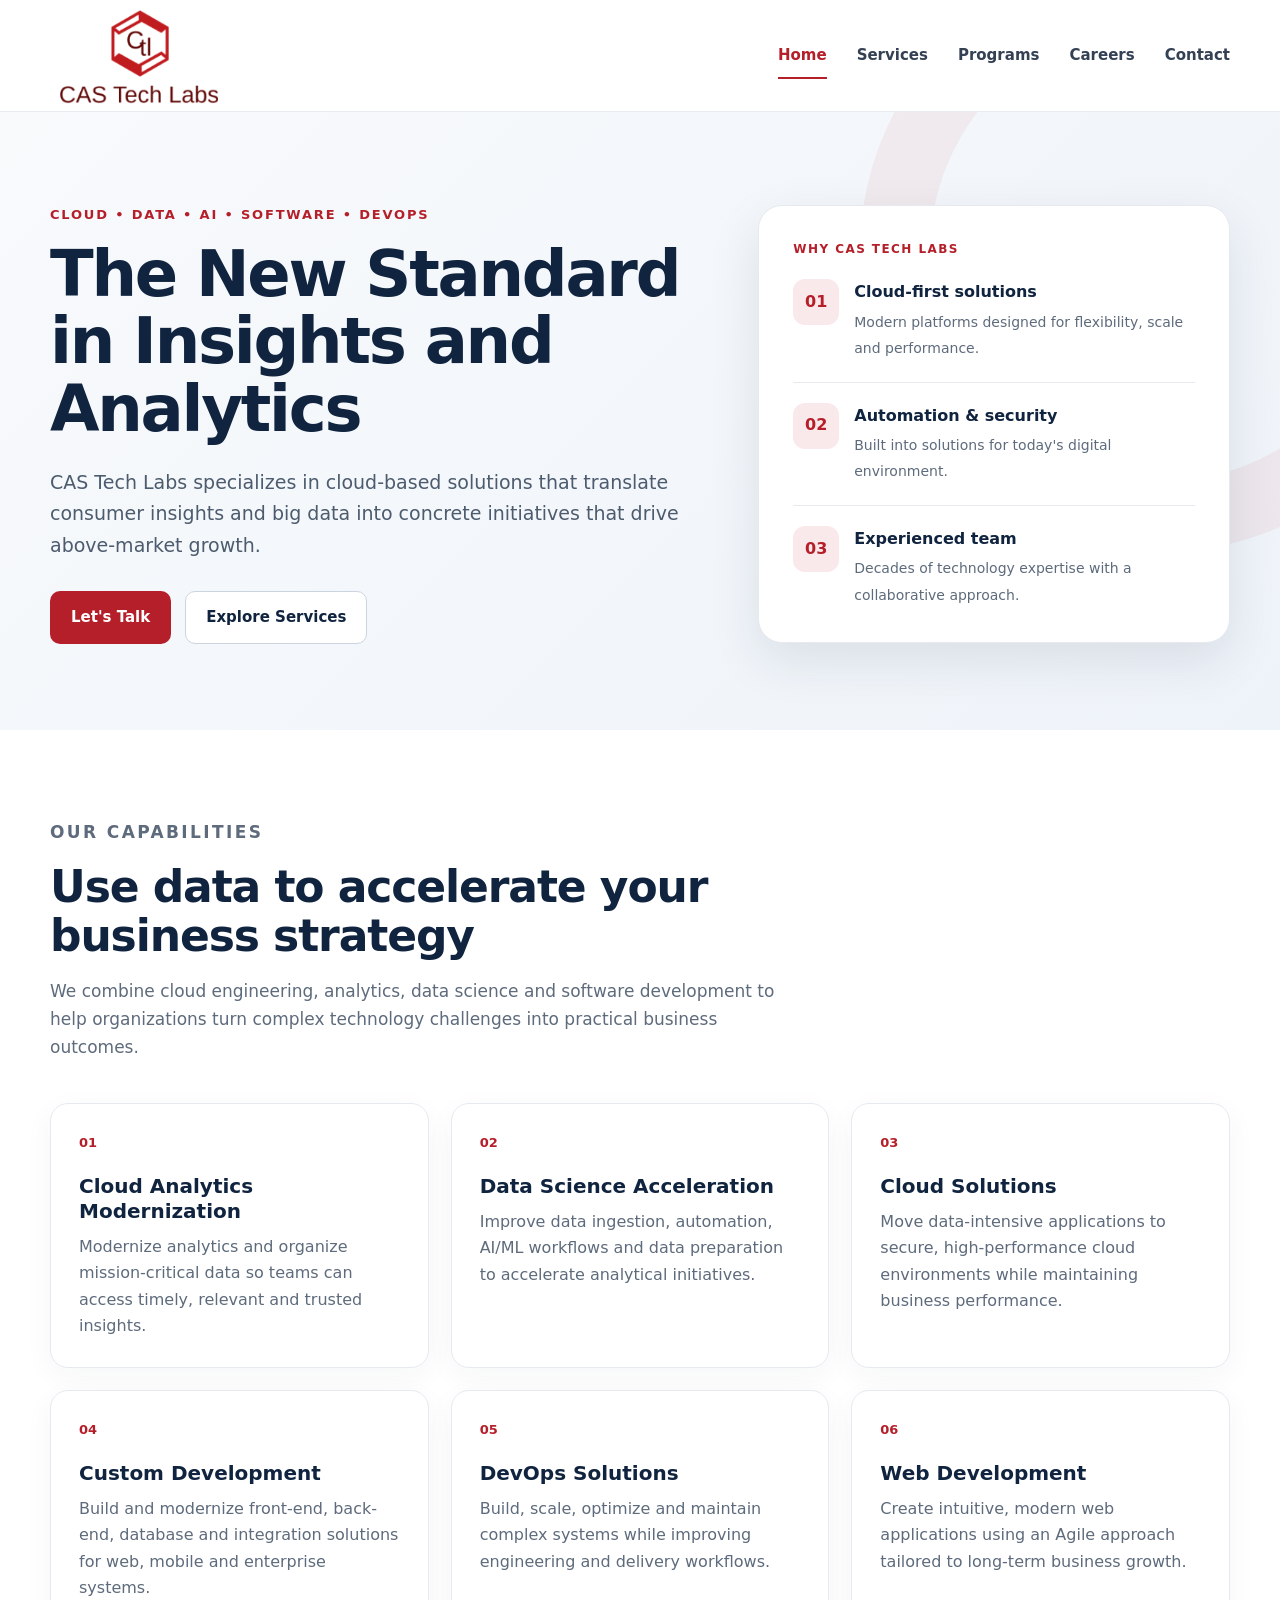
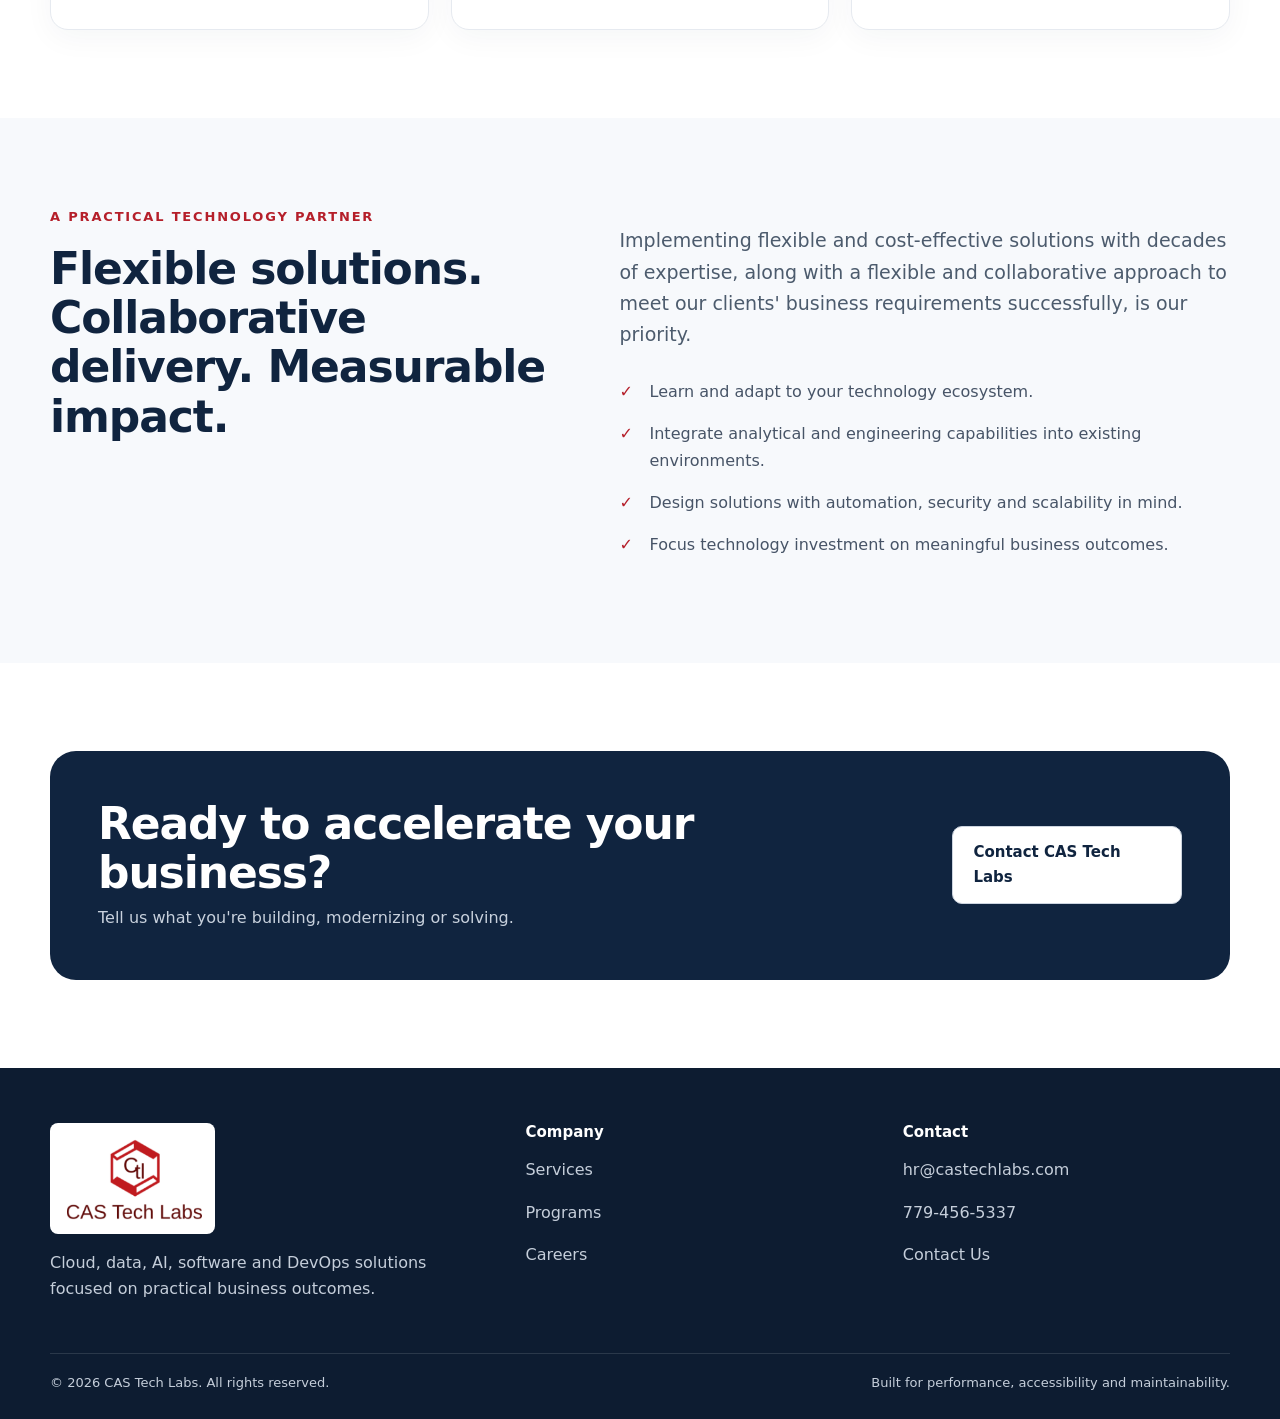
<file: index.html>
<!doctype html>
<html lang="en">
<head>
<meta charset="utf-8">
<meta name="viewport" content="width=device-width,initial-scale=1">
<title>CAS Tech Labs | Cloud, Data, AI & Software Solutions</title>
<meta name="description" content="CAS Tech Labs delivers cloud, data, AI, DevOps and custom software solutions that turn insights into business value.">
<meta name="theme-color" content="#10243f">
<link rel="icon" href="/assets/favicon.png" type="image/png">
<link rel="canonical" href="https://www.castechlabs.com/">
<link rel="stylesheet" href="/css/style.css">
</head>
<body>
<header class="site-header">
  <div class="container nav">
    <a class="brand" href="/" aria-label="CAS Tech Labs home"><img src="/assets/CASLogo.PNG" alt="CAS Tech Labs"></a>
    <button class="menu-btn" aria-label="Open menu" aria-expanded="false">☰</button>
    <nav class="nav-links" aria-label="Primary navigation"><a class="active" href="/">Home</a><a href="/services">Services</a><a href="/programs">Programs</a><a href="/careers">Careers</a><a href="/contact">Contact</a></nav>
  </div>
</header>
<main>
<section class="hero">
  <div class="container hero-grid">
    <div>
      <p class="eyebrow">Cloud • Data • AI • Software • DevOps</p>
      <h1>The New Standard in Insights and Analytics</h1>
      <p class="lead">CAS Tech Labs specializes in cloud-based solutions that translate consumer insights and big data into concrete initiatives that drive above-market growth.</p>
      <div class="hero-actions">
        <a class="btn btn-primary" href="/contact">Let's Talk</a>
        <a class="btn btn-secondary" href="/services">Explore Services</a>
      </div>
    </div>
    <div class="hero-panel">
      <div class="mini-label">Why CAS Tech Labs</div>
      <div class="metric"><div class="metric-icon">01</div><div><strong>Cloud-first solutions</strong><span>Modern platforms designed for flexibility, scale and performance.</span></div></div>
      <div class="metric"><div class="metric-icon">02</div><div><strong>Automation & security</strong><span>Built into solutions for today's digital environment.</span></div></div>
      <div class="metric"><div class="metric-icon">03</div><div><strong>Experienced team</strong><span>Decades of technology expertise with a collaborative approach.</span></div></div>
    </div>
  </div>
</section>

<section class="section">
  <div class="container">
    <div class="section-head">
      <p class="eyebrow">Our capabilities</p>
      <h2>Use data to accelerate your business strategy</h2>
      <p>We combine cloud engineering, analytics, data science and software development to help organizations turn complex technology challenges into practical business outcomes.</p>
    </div>
    <div class="cards">
      <article class="card"><div class="card-number">01</div><h3>Cloud Analytics Modernization</h3><p>Modernize analytics and organize mission-critical data so teams can access timely, relevant and trusted insights.</p></article>
      <article class="card"><div class="card-number">02</div><h3>Data Science Acceleration</h3><p>Improve data ingestion, automation, AI/ML workflows and data preparation to accelerate analytical initiatives.</p></article>
      <article class="card"><div class="card-number">03</div><h3>Cloud Solutions</h3><p>Move data-intensive applications to secure, high-performance cloud environments while maintaining business performance.</p></article>
      <article class="card"><div class="card-number">04</div><h3>Custom Development</h3><p>Build and modernize front-end, back-end, database and integration solutions for web, mobile and enterprise systems.</p></article>
      <article class="card"><div class="card-number">05</div><h3>DevOps Solutions</h3><p>Build, scale, optimize and maintain complex systems while improving engineering and delivery workflows.</p></article>
      <article class="card"><div class="card-number">06</div><h3>Web Development</h3><p>Create intuitive, modern web applications using an Agile approach tailored to long-term business growth.</p></article>
    </div>
  </div>
</section>

<section class="section section-alt">
  <div class="container feature-grid">
    <div>
      <p class="eyebrow">A practical technology partner</p>
      <h2>Flexible solutions. Collaborative delivery. Measurable impact.</h2>
    </div>
    <div>
      <p class="lead">Implementing flexible and cost-effective solutions with decades of expertise, along with a flexible and collaborative approach to meet our clients' business requirements successfully, is our priority.</p>
      <ul class="check-list">
        <li>Learn and adapt to your technology ecosystem.</li>
        <li>Integrate analytical and engineering capabilities into existing environments.</li>
        <li>Design solutions with automation, security and scalability in mind.</li>
        <li>Focus technology investment on meaningful business outcomes.</li>
      </ul>
    </div>
  </div>
</section>

<section class="section">
  <div class="container">
    <div class="cta">
      <div><h2>Ready to accelerate your business?</h2><p>Tell us what you're building, modernizing or solving.</p></div>
      <a class="btn btn-secondary" href="/contact">Contact CAS Tech Labs</a>
    </div>
  </div>
</section>
</main>
<footer class="footer">
  <div class="container">
    <div class="footer-grid">
      <div><img src="/assets/CASLogo.PNG" alt="CAS Tech Labs"><p>Cloud, data, AI, software and DevOps solutions focused on practical business outcomes.</p></div>
      <div><h3>Company</h3><p><a href="/services">Services</a></p><p><a href="/programs">Programs</a></p><p><a href="/careers">Careers</a></p></div>
      <div><h3>Contact</h3><p><a href="mailto:hr@castechlabs.com">hr@castechlabs.com</a></p><p><a href="tel:+17794565337">779-456-5337</a></p><p><a href="/contact">Contact Us</a></p></div>
    </div>
    <div class="footer-bottom"><span>© 2026 CAS Tech Labs. All rights reserved.</span><span>Built for performance, accessibility and maintainability.</span></div>
  </div>
</footer>
<script src="/js/main.js" defer></script>
</body>
</html>
</file>
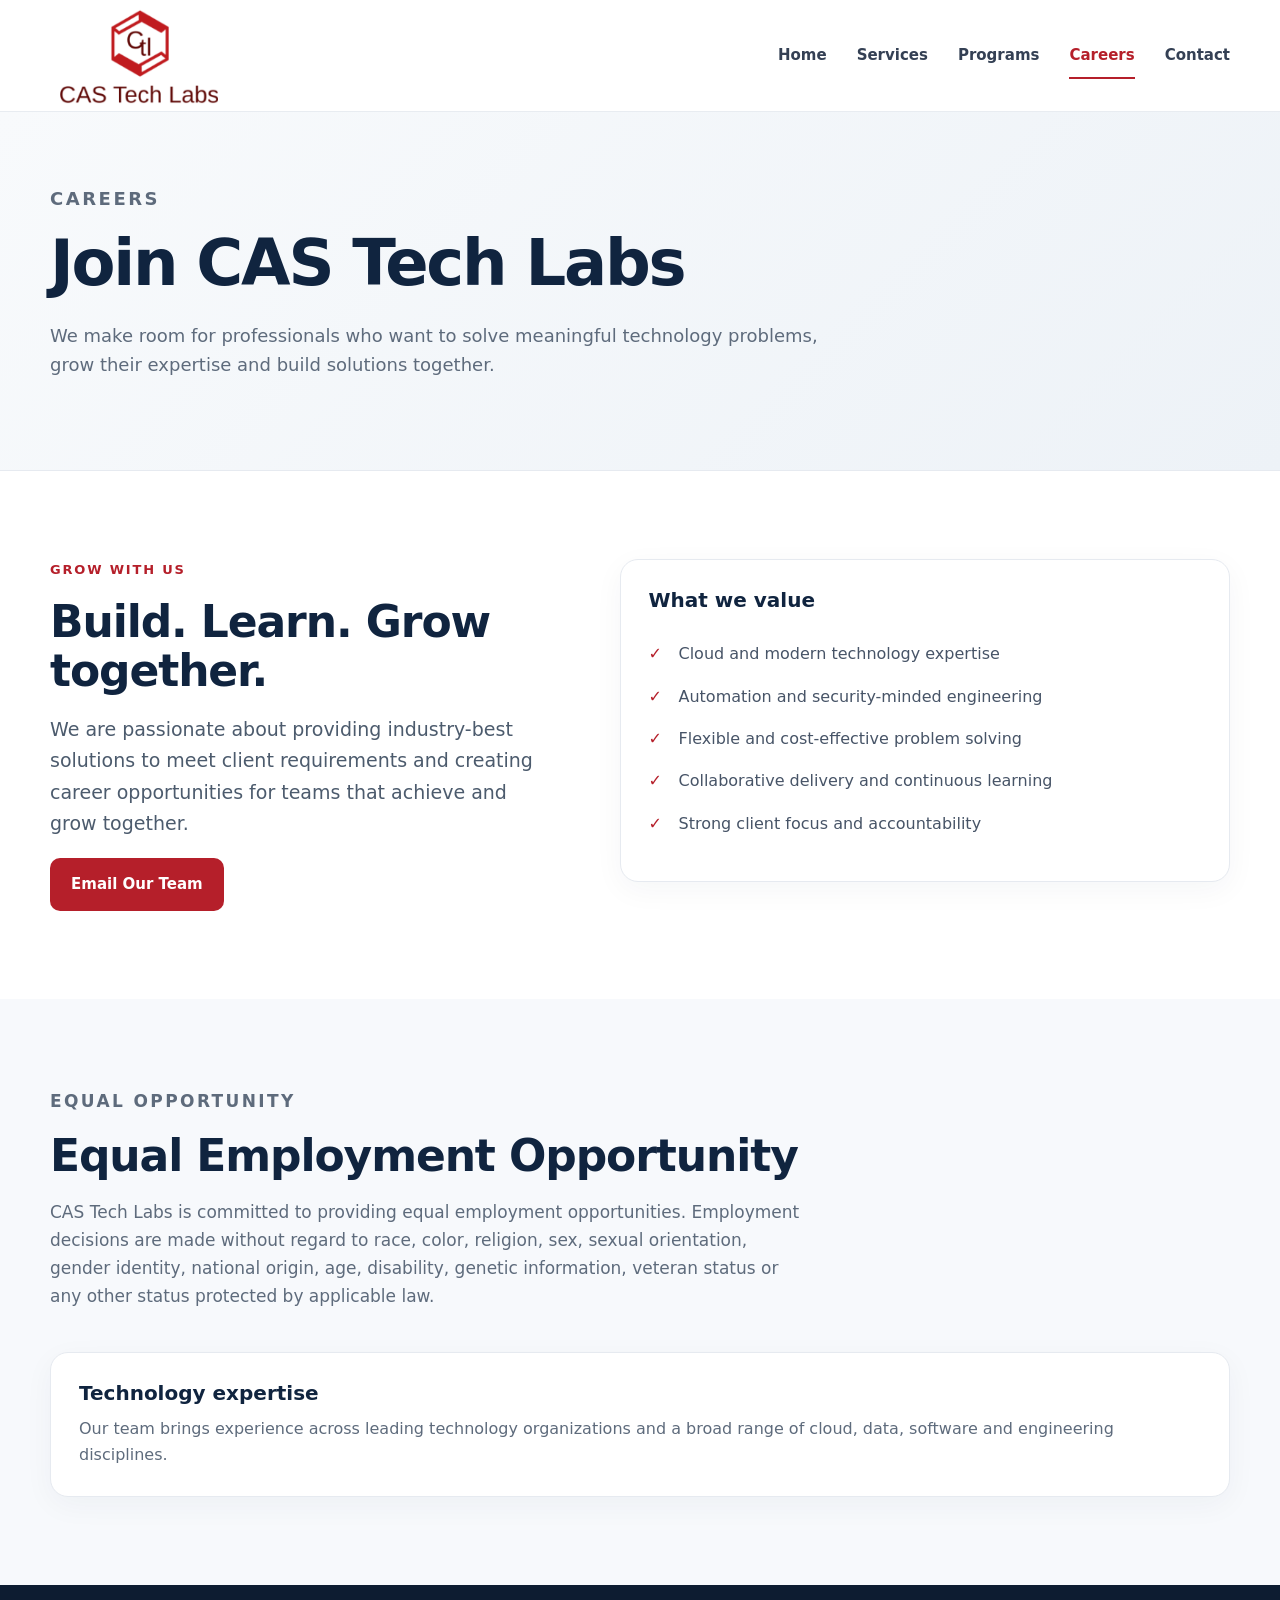
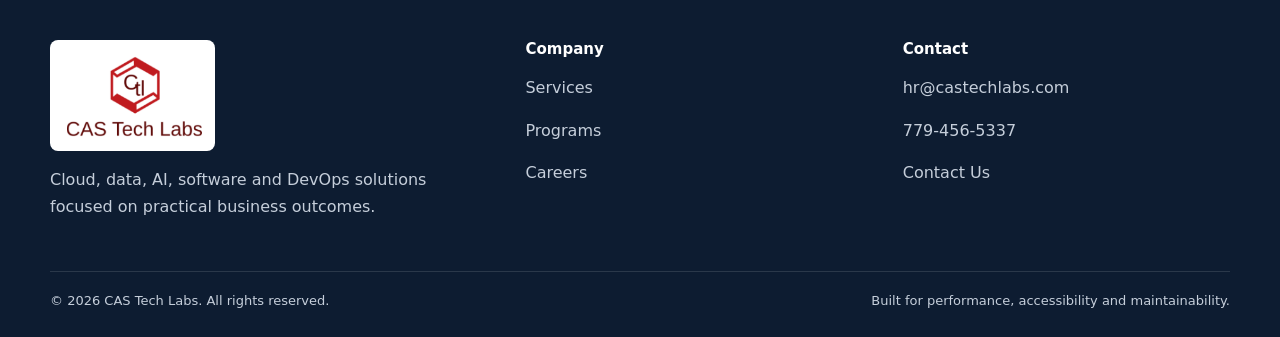
<file: careers.html>
<!doctype html>
<html lang="en">
<head>
<meta charset="utf-8">
<meta name="viewport" content="width=device-width,initial-scale=1">
<title>Careers | CAS Tech Labs</title>
<meta name="description" content="Explore career opportunities with CAS Tech Labs and join a collaborative technology team focused on cloud, data and software solutions.">
<meta name="theme-color" content="#10243f">
<link rel="icon" href="/assets/favicon.png" type="image/png">
<link rel="canonical" href="https://www.castechlabs.com/careers">
<link rel="stylesheet" href="/css/style.css">
</head>
<body>
<header class="site-header">
  <div class="container nav">
    <a class="brand" href="/" aria-label="CAS Tech Labs home"><img src="/assets/CASLogo.PNG" alt="CAS Tech Labs"></a>
    <button class="menu-btn" aria-label="Open menu" aria-expanded="false">☰</button>
    <nav class="nav-links" aria-label="Primary navigation"><a href="/">Home</a><a href="/services">Services</a><a href="/programs">Programs</a><a class="active" href="/careers">Careers</a><a href="/contact">Contact</a></nav>
  </div>
</header>
<main>
<section class="page-hero"><div class="container"><p class="eyebrow">Careers</p><h1>Join CAS Tech Labs</h1><p>We make room for professionals who want to solve meaningful technology problems, grow their expertise and build solutions together.</p></div></section>
<section class="section"><div class="container feature-grid">
  <div><p class="eyebrow">Grow with us</p><h2>Build. Learn. Grow together.</h2><p class="lead">We are passionate about providing industry-best solutions to meet client requirements and creating career opportunities for teams that achieve and grow together.</p><a class="btn btn-primary" href="mailto:hr@castechlabs.com">Email Our Team</a></div>
  <div class="card"><h3>What we value</h3><ul class="check-list"><li>Cloud and modern technology expertise</li><li>Automation and security-minded engineering</li><li>Flexible and cost-effective problem solving</li><li>Collaborative delivery and continuous learning</li><li>Strong client focus and accountability</li></ul></div>
</div></section>
<section class="section section-alt"><div class="container">
  <div class="section-head"><p class="eyebrow">Equal opportunity</p><h2>Equal Employment Opportunity</h2><p>CAS Tech Labs is committed to providing equal employment opportunities. Employment decisions are made without regard to race, color, religion, sex, sexual orientation, gender identity, national origin, age, disability, genetic information, veteran status or any other status protected by applicable law.</p></div>
  <div class="card"><h3>Technology expertise</h3><p>Our team brings experience across leading technology organizations and a broad range of cloud, data, software and engineering disciplines.</p></div>
</div></section>
</main>
<footer class="footer">
  <div class="container">
    <div class="footer-grid">
      <div><img src="/assets/CASLogo.PNG" alt="CAS Tech Labs"><p>Cloud, data, AI, software and DevOps solutions focused on practical business outcomes.</p></div>
      <div><h3>Company</h3><p><a href="/services">Services</a></p><p><a href="/programs">Programs</a></p><p><a href="/careers">Careers</a></p></div>
      <div><h3>Contact</h3><p><a href="mailto:hr@castechlabs.com">hr@castechlabs.com</a></p><p><a href="tel:+17794565337">779-456-5337</a></p><p><a href="/contact">Contact Us</a></p></div>
    </div>
    <div class="footer-bottom"><span>© 2026 CAS Tech Labs. All rights reserved.</span><span>Built for performance, accessibility and maintainability.</span></div>
  </div>
</footer>
<script src="/js/main.js" defer></script>
</body>
</html>
</file>
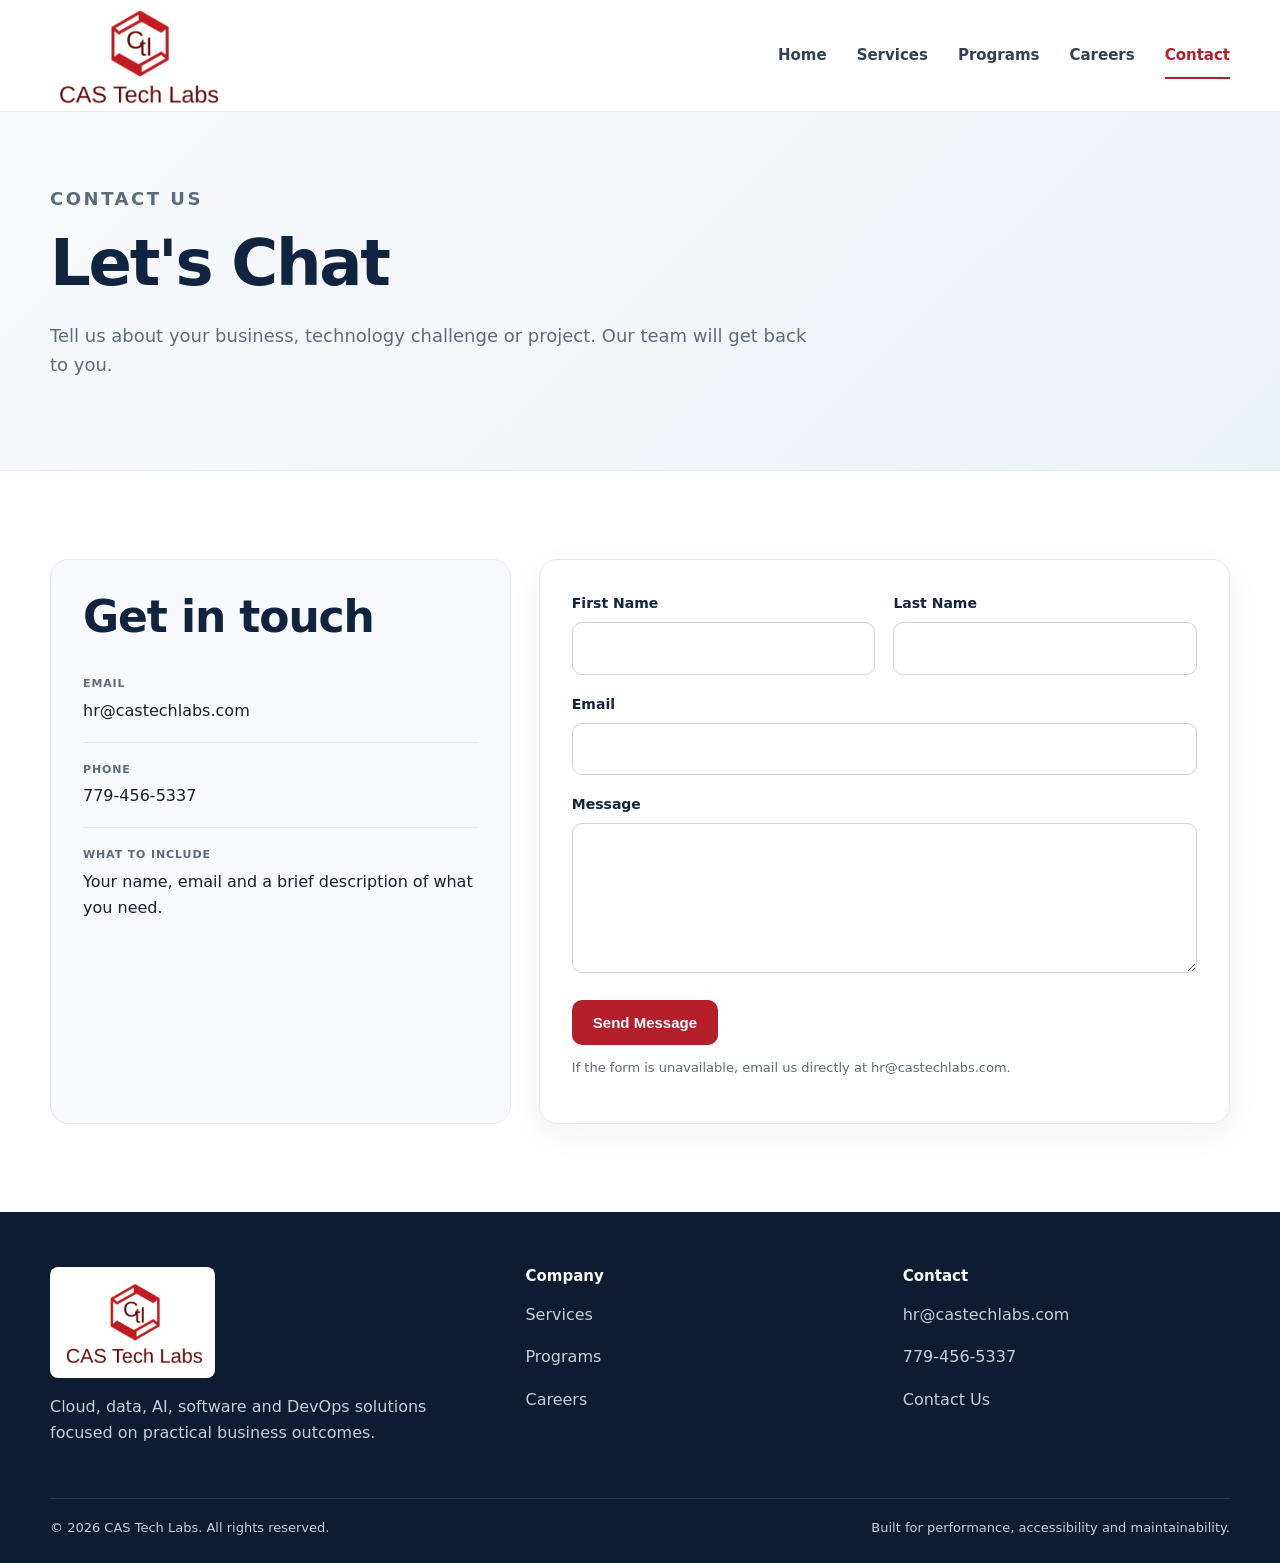
<file: contact.html>
<!doctype html>
<html lang="en">
<head>
<meta charset="utf-8">
<meta name="viewport" content="width=device-width,initial-scale=1">
<title>Contact | CAS Tech Labs</title>
<meta name="description" content="Contact CAS Tech Labs for cloud, data, AI, DevOps, custom software and technology solutions.">
<meta name="theme-color" content="#10243f">
<link rel="icon" href="/assets/favicon.png" type="image/png">
<link rel="canonical" href="https://www.castechlabs.com/contact">
<link rel="stylesheet" href="/css/style.css">
</head>
<body>
<header class="site-header">
  <div class="container nav">
    <a class="brand" href="/" aria-label="CAS Tech Labs home"><img src="/assets/CASLogo.PNG" alt="CAS Tech Labs"></a>
    <button class="menu-btn" aria-label="Open menu" aria-expanded="false">☰</button>
    <nav class="nav-links" aria-label="Primary navigation"><a href="/">Home</a><a href="/services">Services</a><a href="/programs">Programs</a><a href="/careers">Careers</a><a class="active" href="/contact">Contact</a></nav>
  </div>
</header>
<main>
<section class="page-hero"><div class="container"><p class="eyebrow">Contact Us</p><h1>Let's Chat</h1><p>Tell us about your business, technology challenge or project. Our team will get back to you.</p></div></section>
<section class="section"><div class="container contact-grid">
  <aside class="contact-card">
    <h2>Get in touch</h2>
    <div class="contact-item"><small>Email</small><a href="mailto:hr@castechlabs.com">hr@castechlabs.com</a></div>
    <div class="contact-item"><small>Phone</small><a href="tel:+17794565337">779-456-5337</a></div>
    <div class="contact-item"><small>What to include</small><span>Your name, email and a brief description of what you need.</span></div>
  </aside>
  <form class="form" id="contact-form">
    <div class="form-grid">
      <div class="field"><label for="firstName">First Name</label><input id="firstName" name="firstName" required autocomplete="given-name"></div>
      <div class="field"><label for="lastName">Last Name</label><input id="lastName" name="lastName" required autocomplete="family-name"></div>
    </div>
    <div class="field"><label for="email">Email</label><input id="email" name="email" type="email" required autocomplete="email"></div>
    <div class="field"><label for="message">Message</label><textarea id="message" name="message" required></textarea></div>
    <button class="btn btn-primary" type="submit">Send Message</button>
    <div id="form-status" class="status" role="status" aria-live="polite"></div>
    <p class="form-note">If the form is unavailable, email us directly at hr@castechlabs.com.</p>
  </form>
</div></section>
</main>
<footer class="footer">
  <div class="container">
    <div class="footer-grid">
      <div><img src="/assets/CASLogo.PNG" alt="CAS Tech Labs"><p>Cloud, data, AI, software and DevOps solutions focused on practical business outcomes.</p></div>
      <div><h3>Company</h3><p><a href="/services">Services</a></p><p><a href="/programs">Programs</a></p><p><a href="/careers">Careers</a></p></div>
      <div><h3>Contact</h3><p><a href="mailto:hr@castechlabs.com">hr@castechlabs.com</a></p><p><a href="tel:+17794565337">779-456-5337</a></p><p><a href="/contact">Contact Us</a></p></div>
    </div>
    <div class="footer-bottom"><span>© 2026 CAS Tech Labs. All rights reserved.</span><span>Built for performance, accessibility and maintainability.</span></div>
  </div>
</footer>
<script src="/js/main.js" defer></script>
</body>
</html>
</file>
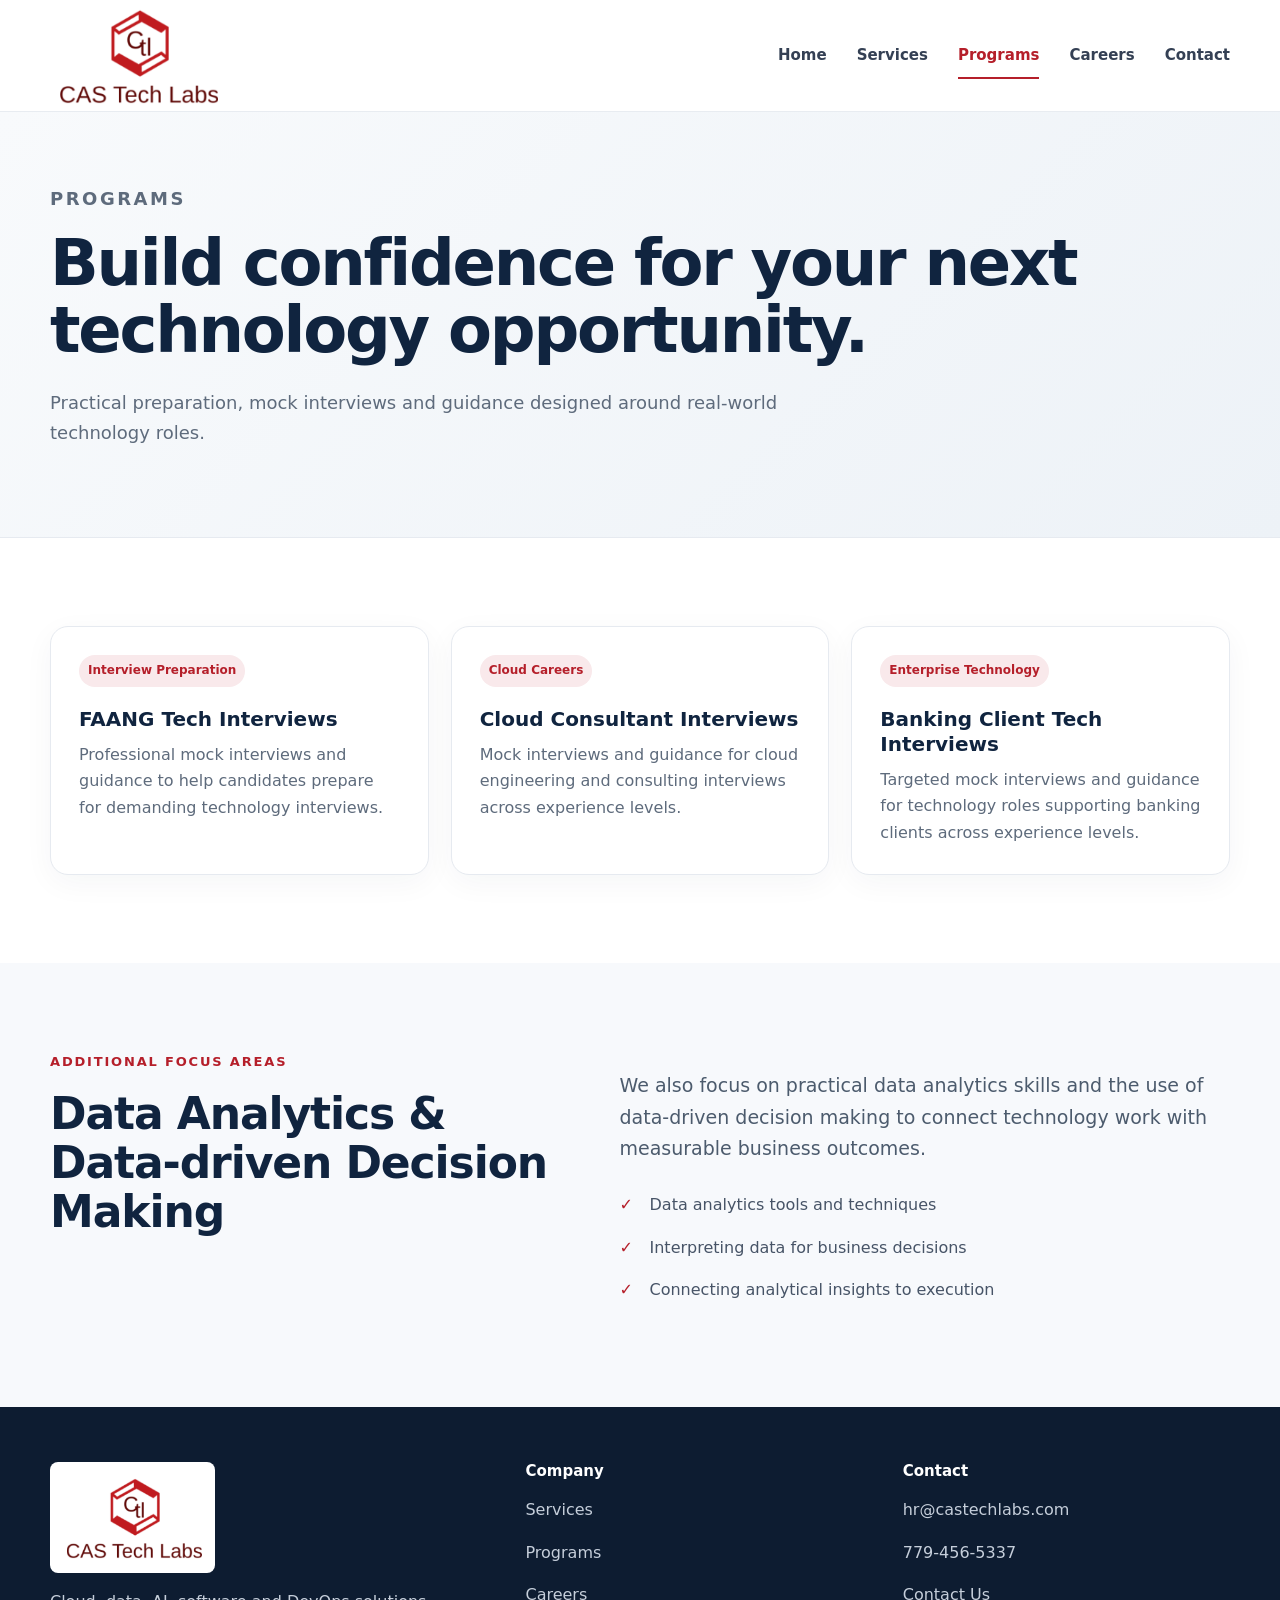
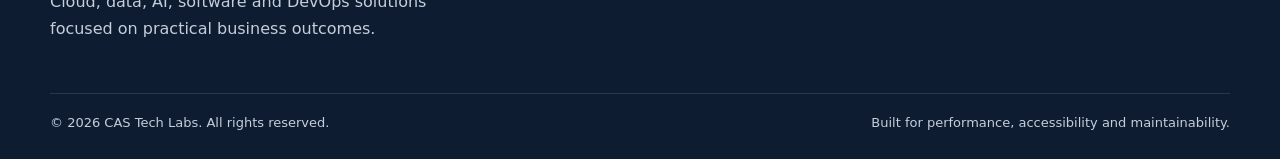
<file: programs.html>
<!doctype html>
<html lang="en">
<head>
<meta charset="utf-8">
<meta name="viewport" content="width=device-width,initial-scale=1">
<title>Programs | CAS Tech Labs</title>
<meta name="description" content="CAS Tech Labs technology interview preparation and professional programs for FAANG, cloud consultant and banking client interviews.">
<meta name="theme-color" content="#10243f">
<link rel="icon" href="/assets/favicon.png" type="image/png">
<link rel="canonical" href="https://www.castechlabs.com/programs">
<link rel="stylesheet" href="/css/style.css">
</head>
<body>
<header class="site-header">
  <div class="container nav">
    <a class="brand" href="/" aria-label="CAS Tech Labs home"><img src="/assets/CASLogo.PNG" alt="CAS Tech Labs"></a>
    <button class="menu-btn" aria-label="Open menu" aria-expanded="false">☰</button>
    <nav class="nav-links" aria-label="Primary navigation"><a href="/">Home</a><a href="/services">Services</a><a class="active" href="/programs">Programs</a><a href="/careers">Careers</a><a href="/contact">Contact</a></nav>
  </div>
</header>
<main>
<section class="page-hero"><div class="container"><p class="eyebrow">Programs</p><h1>Build confidence for your next technology opportunity.</h1><p>Practical preparation, mock interviews and guidance designed around real-world technology roles.</p></div></section>
<section class="section"><div class="container">
  <div class="program-grid">
    <article class="card program"><span class="tag">Interview Preparation</span><h3>FAANG Tech Interviews</h3><p>Professional mock interviews and guidance to help candidates prepare for demanding technology interviews.</p></article>
    <article class="card program"><span class="tag">Cloud Careers</span><h3>Cloud Consultant Interviews</h3><p>Mock interviews and guidance for cloud engineering and consulting interviews across experience levels.</p></article>
    <article class="card program"><span class="tag">Enterprise Technology</span><h3>Banking Client Tech Interviews</h3><p>Targeted mock interviews and guidance for technology roles supporting banking clients across experience levels.</p></article>
  </div>
</div></section>
<section class="section section-alt"><div class="container feature-grid">
  <div><p class="eyebrow">Additional focus areas</p><h2>Data Analytics & Data-driven Decision Making</h2></div>
  <div><p class="lead">We also focus on practical data analytics skills and the use of data-driven decision making to connect technology work with measurable business outcomes.</p><ul class="check-list"><li>Data analytics tools and techniques</li><li>Interpreting data for business decisions</li><li>Connecting analytical insights to execution</li></ul></div>
</div></section>
</main>
<footer class="footer">
  <div class="container">
    <div class="footer-grid">
      <div><img src="/assets/CASLogo.PNG" alt="CAS Tech Labs"><p>Cloud, data, AI, software and DevOps solutions focused on practical business outcomes.</p></div>
      <div><h3>Company</h3><p><a href="/services">Services</a></p><p><a href="/programs">Programs</a></p><p><a href="/careers">Careers</a></p></div>
      <div><h3>Contact</h3><p><a href="mailto:hr@castechlabs.com">hr@castechlabs.com</a></p><p><a href="tel:+17794565337">779-456-5337</a></p><p><a href="/contact">Contact Us</a></p></div>
    </div>
    <div class="footer-bottom"><span>© 2026 CAS Tech Labs. All rights reserved.</span><span>Built for performance, accessibility and maintainability.</span></div>
  </div>
</footer>
<script src="/js/main.js" defer></script>
</body>
</html>
</file>
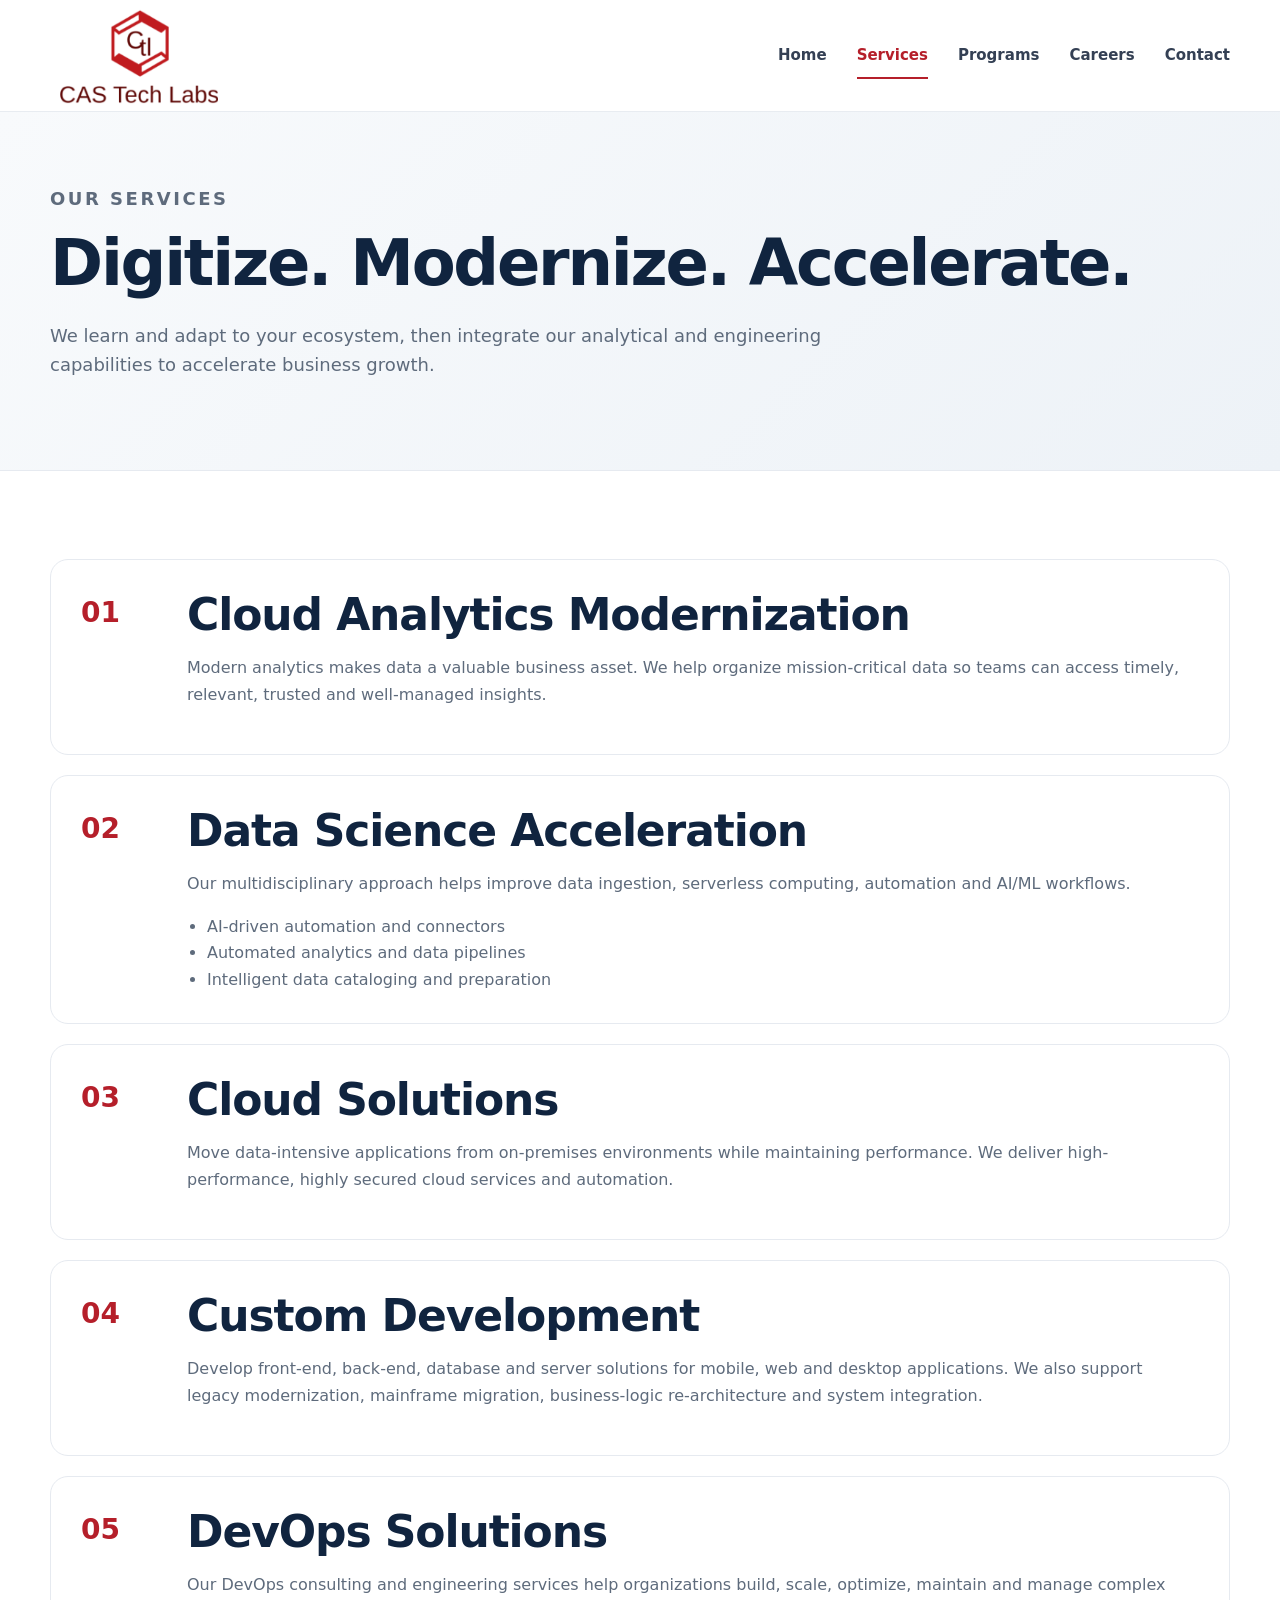
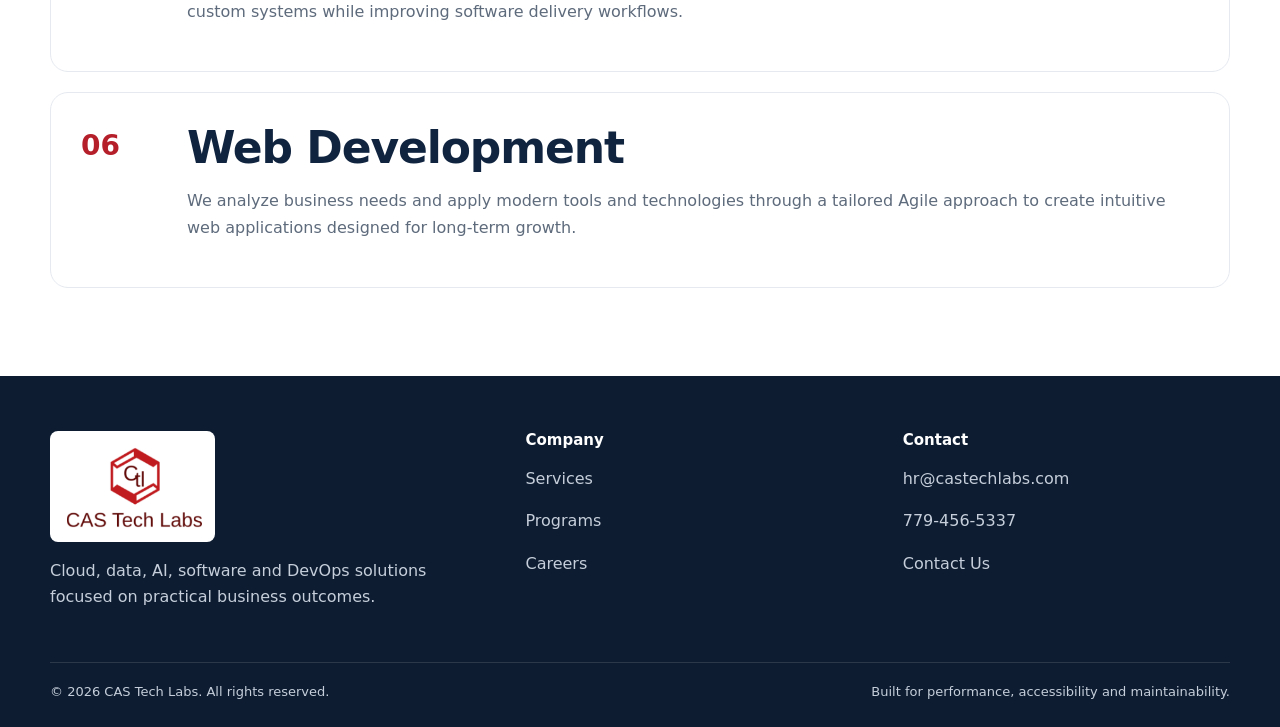
<file: services.html>
<!doctype html>
<html lang="en">
<head>
<meta charset="utf-8">
<meta name="viewport" content="width=device-width,initial-scale=1">
<title>Services | CAS Tech Labs</title>
<meta name="description" content="Explore CAS Tech Labs services across cloud analytics modernization, data science, cloud solutions, custom development, DevOps and web development.">
<meta name="theme-color" content="#10243f">
<link rel="icon" href="/assets/favicon.png" type="image/png">
<link rel="canonical" href="https://www.castechlabs.com/services">
<link rel="stylesheet" href="/css/style.css">
</head>
<body>
<header class="site-header">
  <div class="container nav">
    <a class="brand" href="/" aria-label="CAS Tech Labs home"><img src="/assets/CASLogo.PNG" alt="CAS Tech Labs"></a>
    <button class="menu-btn" aria-label="Open menu" aria-expanded="false">☰</button>
    <nav class="nav-links" aria-label="Primary navigation"><a href="/">Home</a><a class="active" href="/services">Services</a><a href="/programs">Programs</a><a href="/careers">Careers</a><a href="/contact">Contact</a></nav>
  </div>
</header>
<main>
<section class="page-hero"><div class="container"><p class="eyebrow">Our Services</p><h1>Digitize. Modernize. Accelerate.</h1><p>We learn and adapt to your ecosystem, then integrate our analytical and engineering capabilities to accelerate business growth.</p></div></section>
<section class="section"><div class="container service-list">
  <article class="service" id="cloud-analytics"><div class="service-index">01</div><div><h2>Cloud Analytics Modernization</h2><p>Modern analytics makes data a valuable business asset. We help organize mission-critical data so teams can access timely, relevant, trusted and well-managed insights.</p></div></article>
  <article class="service" id="data-science"><div class="service-index">02</div><div><h2>Data Science Acceleration</h2><p>Our multidisciplinary approach helps improve data ingestion, serverless computing, automation and AI/ML workflows.</p><ul><li>AI-driven automation and connectors</li><li>Automated analytics and data pipelines</li><li>Intelligent data cataloging and preparation</li></ul></div></article>
  <article class="service" id="cloud"><div class="service-index">03</div><div><h2>Cloud Solutions</h2><p>Move data-intensive applications from on-premises environments while maintaining performance. We deliver high-performance, highly secured cloud services and automation.</p></div></article>
  <article class="service" id="custom-development"><div class="service-index">04</div><div><h2>Custom Development</h2><p>Develop front-end, back-end, database and server solutions for mobile, web and desktop applications. We also support legacy modernization, mainframe migration, business-logic re-architecture and system integration.</p></div></article>
  <article class="service" id="devops"><div class="service-index">05</div><div><h2>DevOps Solutions</h2><p>Our DevOps consulting and engineering services help organizations build, scale, optimize, maintain and manage complex custom systems while improving software delivery workflows.</p></div></article>
  <article class="service" id="web-development"><div class="service-index">06</div><div><h2>Web Development</h2><p>We analyze business needs and apply modern tools and technologies through a tailored Agile approach to create intuitive web applications designed for long-term growth.</p></div></article>
</div></section>
</main>
<footer class="footer">
  <div class="container">
    <div class="footer-grid">
      <div><img src="/assets/CASLogo.PNG" alt="CAS Tech Labs"><p>Cloud, data, AI, software and DevOps solutions focused on practical business outcomes.</p></div>
      <div><h3>Company</h3><p><a href="/services">Services</a></p><p><a href="/programs">Programs</a></p><p><a href="/careers">Careers</a></p></div>
      <div><h3>Contact</h3><p><a href="mailto:hr@castechlabs.com">hr@castechlabs.com</a></p><p><a href="tel:+17794565337">779-456-5337</a></p><p><a href="/contact">Contact Us</a></p></div>
    </div>
    <div class="footer-bottom"><span>© 2026 CAS Tech Labs. All rights reserved.</span><span>Built for performance, accessibility and maintainability.</span></div>
  </div>
</footer>
<script src="/js/main.js" defer></script>
</body>
</html>
</file>
<file: css/style.css>
:root{
  --navy:#10243f;
  --navy-2:#17365d;
  --red:#b51f2a;
  --red-dark:#8f1720;
  --ink:#172033;
  --muted:#5e6b7c;
  --line:#e6eaf0;
  --surface:#f7f9fc;
  --white:#fff;
  --shadow:0 18px 50px rgba(16,36,63,.10);
  --radius:18px;
  --max:1180px;
}
*{box-sizing:border-box}
html{scroll-behavior:smooth}
body{
  margin:0;
  color:var(--ink);
  background:#fff;
  font-family:Inter,ui-sans-serif,system-ui,-apple-system,BlinkMacSystemFont,"Segoe UI",Arial,sans-serif;
  line-height:1.65;
}
a{color:inherit;text-decoration:none}
img{max-width:100%;display:block}
.container{width:min(var(--max),calc(100% - 40px));margin:auto}
.site-header{
  position:sticky;top:0;z-index:50;
  background:rgba(255,255,255,.96);
  border-bottom:1px solid rgba(230,234,240,.9);
  backdrop-filter:blur(12px);
}
.nav{
  min-height:88px;display:flex;align-items:center;justify-content:space-between;gap:28px;
}
.brand img{width:174px;height:auto}
.nav-links{display:flex;align-items:center;gap:30px}
.nav-links a{font-size:15px;font-weight:650;color:#344054;position:relative;padding:31px 0}
.nav-links a:hover,.nav-links a.active{color:var(--red)}
.nav-links a.active:after{
  content:"";position:absolute;left:0;right:0;bottom:20px;height:2px;background:var(--red);
}
.menu-btn{display:none;border:0;background:transparent;font-size:28px;color:var(--navy);cursor:pointer}
.hero{
  position:relative;overflow:hidden;
  background:linear-gradient(135deg,#f8fafc 0%,#eef3f9 100%);
  padding:92px 0 86px;
}
.hero:after{
  content:"";position:absolute;width:460px;height:460px;border-radius:50%;
  right:-180px;top:-160px;border:70px solid rgba(181,31,42,.06);
}
.hero-grid{display:grid;grid-template-columns:1.15fr .85fr;gap:70px;align-items:center;position:relative;z-index:1}
.eyebrow{color:var(--red);font-size:13px;letter-spacing:.14em;text-transform:uppercase;font-weight:800;margin:0 0 16px}
h1{font-size:clamp(42px,5vw,68px);line-height:1.05;letter-spacing:-.035em;margin:0 0 24px;color:var(--navy)}
h2{font-size:clamp(30px,3.5vw,44px);line-height:1.12;letter-spacing:-.025em;color:var(--navy);margin:0 0 16px}
h3{font-size:20px;line-height:1.25;color:var(--navy);margin:0 0 10px}
.lead{font-size:19px;color:#4c5b6d;max-width:720px}
.hero-actions{display:flex;gap:14px;flex-wrap:wrap;margin-top:30px}
.btn{
  display:inline-flex;align-items:center;justify-content:center;gap:8px;
  border-radius:10px;padding:13px 20px;font-weight:750;font-size:15px;
  border:1px solid transparent;transition:.2s ease;
}
.btn-primary{background:var(--red);color:#fff}.btn-primary:hover{background:var(--red-dark);transform:translateY(-1px)}
.btn-secondary{background:#fff;color:var(--navy);border-color:#ccd4df}.btn-secondary:hover{border-color:var(--navy)}
.hero-panel{
  background:#fff;border:1px solid var(--line);border-radius:24px;padding:34px;box-shadow:var(--shadow);
}
.hero-panel .mini-label{font-size:12px;font-weight:800;letter-spacing:.12em;text-transform:uppercase;color:var(--red)}
.metric{display:grid;grid-template-columns:46px 1fr;gap:15px;padding:20px 0;border-bottom:1px solid var(--line)}
.metric:last-child{border-bottom:0;padding-bottom:0}
.metric-icon{
  width:46px;height:46px;border-radius:12px;background:#f9e9eb;color:var(--red);
  display:grid;place-items:center;font-weight:850
}
.metric strong{display:block;color:var(--navy);margin-bottom:3px}
.metric span{font-size:14px;color:var(--muted)}
.section{padding:88px 0}
.section-alt{background:var(--surface)}
.section-head{max-width:760px;margin-bottom:42px}
.section-head p{color:var(--muted);font-size:17px}
.cards{display:grid;grid-template-columns:repeat(3,1fr);gap:22px}
.card{
  background:#fff;border:1px solid var(--line);border-radius:var(--radius);
  padding:28px;box-shadow:0 8px 30px rgba(16,36,63,.045);
}
.card:hover{transform:translateY(-2px);box-shadow:var(--shadow);transition:.2s ease}
.card-number{font-size:13px;font-weight:850;color:var(--red);margin-bottom:20px}
.card p{color:var(--muted);margin:0}
.feature-grid{display:grid;grid-template-columns:.9fr 1.1fr;gap:70px;align-items:start}
.check-list{list-style:none;padding:0;margin:28px 0 0}
.check-list li{position:relative;padding:0 0 16px 30px;color:#475467}
.check-list li:before{content:"✓";position:absolute;left:0;top:0;color:var(--red);font-weight:900}
.page-hero{padding:72px 0;background:linear-gradient(135deg,#f8fafc,#edf2f7);border-bottom:1px solid var(--line)}
.page-hero p{max-width:780px;color:var(--muted);font-size:18px}
.service-list{display:grid;gap:20px}
.service{
  display:grid;grid-template-columns:80px 1fr;gap:26px;align-items:start;
  padding:30px;border:1px solid var(--line);border-radius:var(--radius);background:#fff;
}
.service-index{font-size:28px;font-weight:850;color:var(--red)}
.service p,.service li{color:var(--muted)}
.service ul{margin:12px 0 0;padding-left:20px}
.program-grid{display:grid;grid-template-columns:repeat(3,1fr);gap:22px}
.program .tag{display:inline-block;background:#f9e9eb;color:var(--red);font-size:12px;font-weight:800;padding:6px 9px;border-radius:999px;margin-bottom:20px}
.cta{
  background:var(--navy);color:#fff;border-radius:26px;padding:48px;
  display:flex;justify-content:space-between;gap:30px;align-items:center
}
.cta h2{color:#fff;margin-bottom:8px}.cta p{color:#c8d1dd;margin:0}
.cta .btn-secondary{background:#fff}
.contact-grid{display:grid;grid-template-columns:.8fr 1.2fr;gap:28px}
.contact-card{background:var(--surface);border:1px solid var(--line);border-radius:var(--radius);padding:32px}
.contact-item{padding:18px 0;border-bottom:1px solid var(--line)}
.contact-item:last-child{border-bottom:0}
.contact-item small{display:block;text-transform:uppercase;letter-spacing:.08em;color:var(--muted);font-weight:800;font-size:11px;margin-bottom:4px}
.form{background:#fff;border:1px solid var(--line);border-radius:var(--radius);padding:32px;box-shadow:0 10px 35px rgba(16,36,63,.05)}
.form-grid{display:grid;grid-template-columns:1fr 1fr;gap:18px}
.field{margin-bottom:18px}.field label{display:block;font-size:14px;font-weight:750;margin-bottom:7px;color:var(--navy)}
.field input,.field textarea{
  width:100%;border:1px solid #ccd4df;border-radius:10px;padding:12px 13px;
  font:inherit;color:var(--ink);background:#fff;outline:none
}
.field input:focus,.field textarea:focus{border-color:var(--red);box-shadow:0 0 0 3px rgba(181,31,42,.09)}
.field textarea{min-height:150px;resize:vertical}
.form-note,.status{font-size:13px;color:var(--muted);margin-top:12px}
.status.success{color:#19734a}.status.error{color:var(--red)}
.footer{background:#0d1c31;color:#c5ceda;padding:55px 0 25px}
.footer-grid{display:grid;grid-template-columns:1.3fr 1fr 1fr;gap:50px}
.footer img{width:165px;background:#fff;padding:8px;border-radius:8px}
.footer h3{color:#fff;font-size:15px;margin-bottom:12px}.footer a:hover{color:#fff}
.footer-bottom{border-top:1px solid rgba(255,255,255,.12);margin-top:35px;padding-top:18px;font-size:13px;display:flex;justify-content:space-between;gap:20px}
@media(max-width:900px){
  .nav{min-height:76px}.nav-links{display:none;position:absolute;top:76px;left:0;right:0;background:#fff;border-bottom:1px solid var(--line);padding:12px 20px;flex-direction:column;align-items:stretch;gap:0}
  .nav-links.open{display:flex}.nav-links a{padding:13px 0}.nav-links a.active:after{display:none}.menu-btn{display:block}
  .hero-grid,.feature-grid,.contact-grid{grid-template-columns:1fr}.cards,.program-grid{grid-template-columns:1fr 1fr}
  .hero{padding:65px 0}.section{padding:65px 0}.footer-grid{grid-template-columns:1fr 1fr}
}
@media(max-width:600px){
  .container{width:min(var(--max),calc(100% - 28px))}
  .brand img{width:150px}.hero h1{font-size:42px}.cards,.program-grid,.form-grid{grid-template-columns:1fr}
  .service{grid-template-columns:1fr;gap:5px}.cta{padding:30px;flex-direction:column;align-items:flex-start}
  .footer-grid{grid-template-columns:1fr}.footer-bottom{flex-direction:column}
}
</file>
